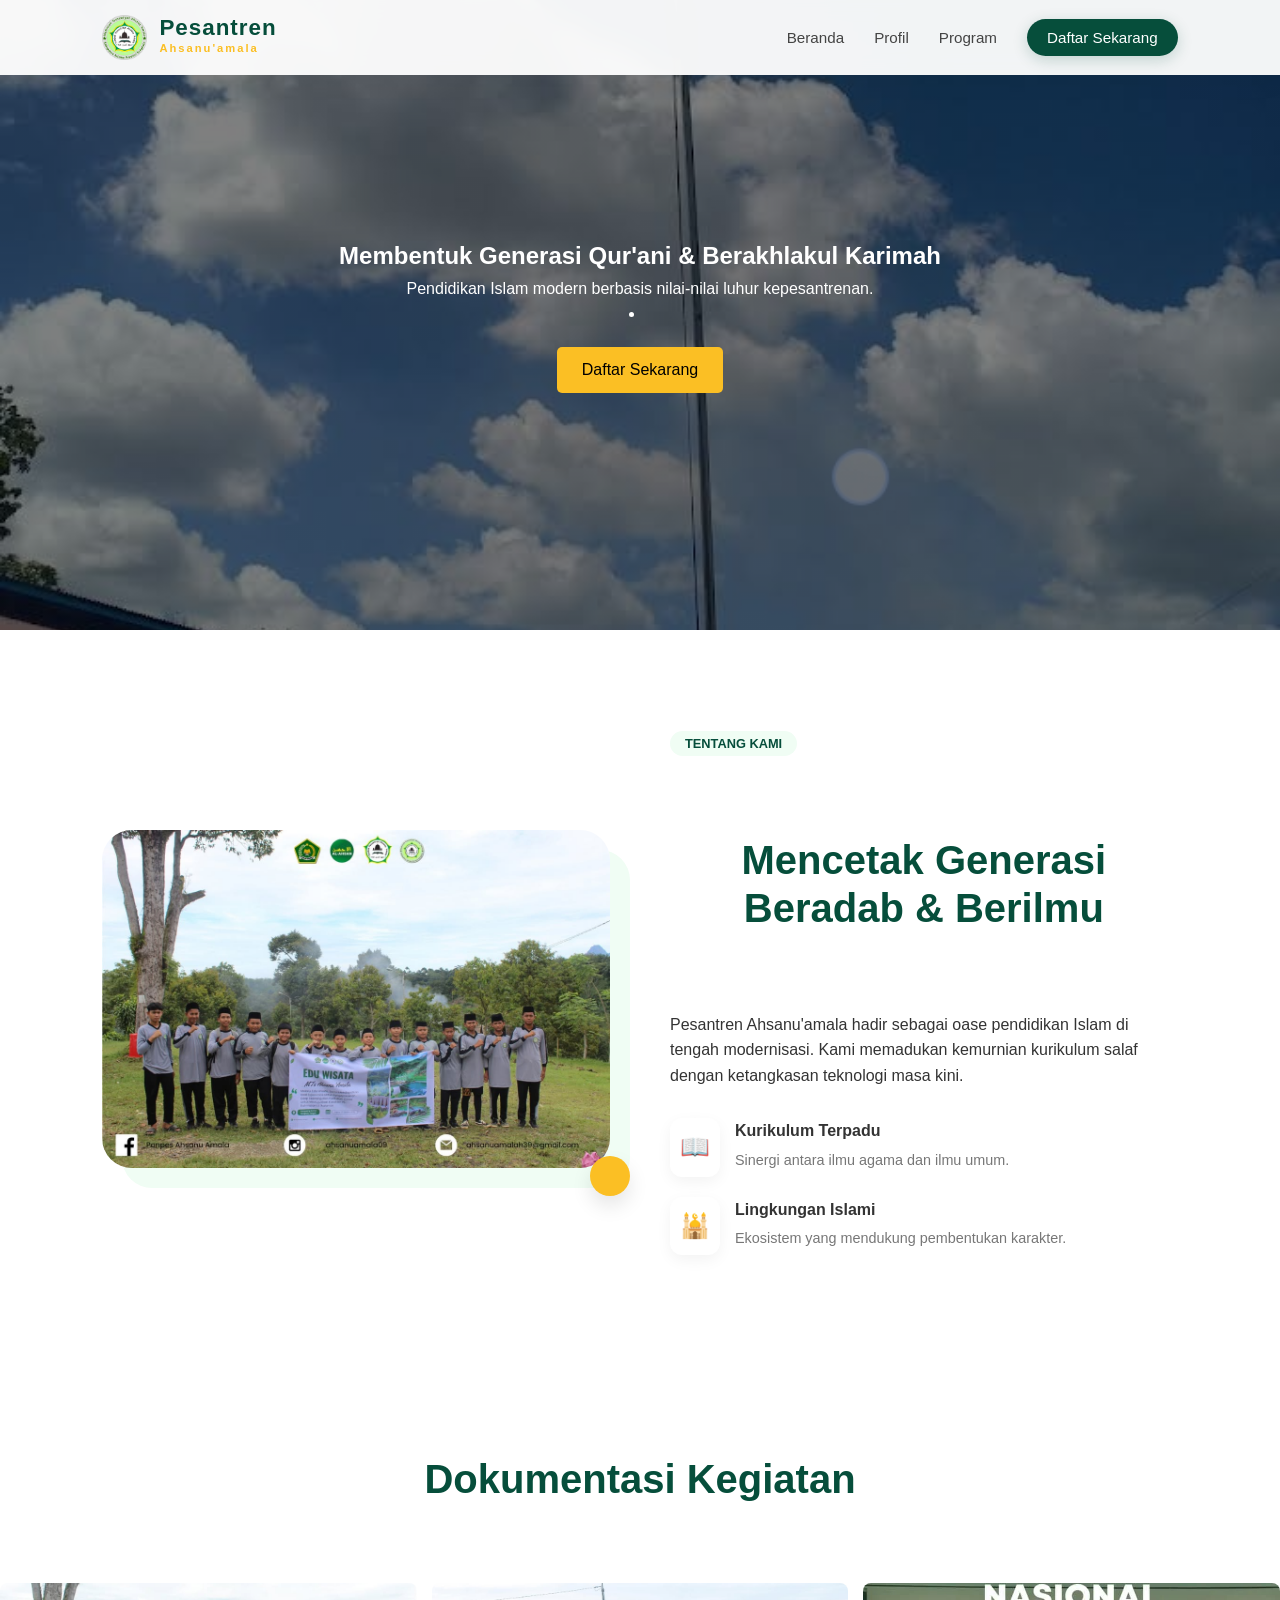
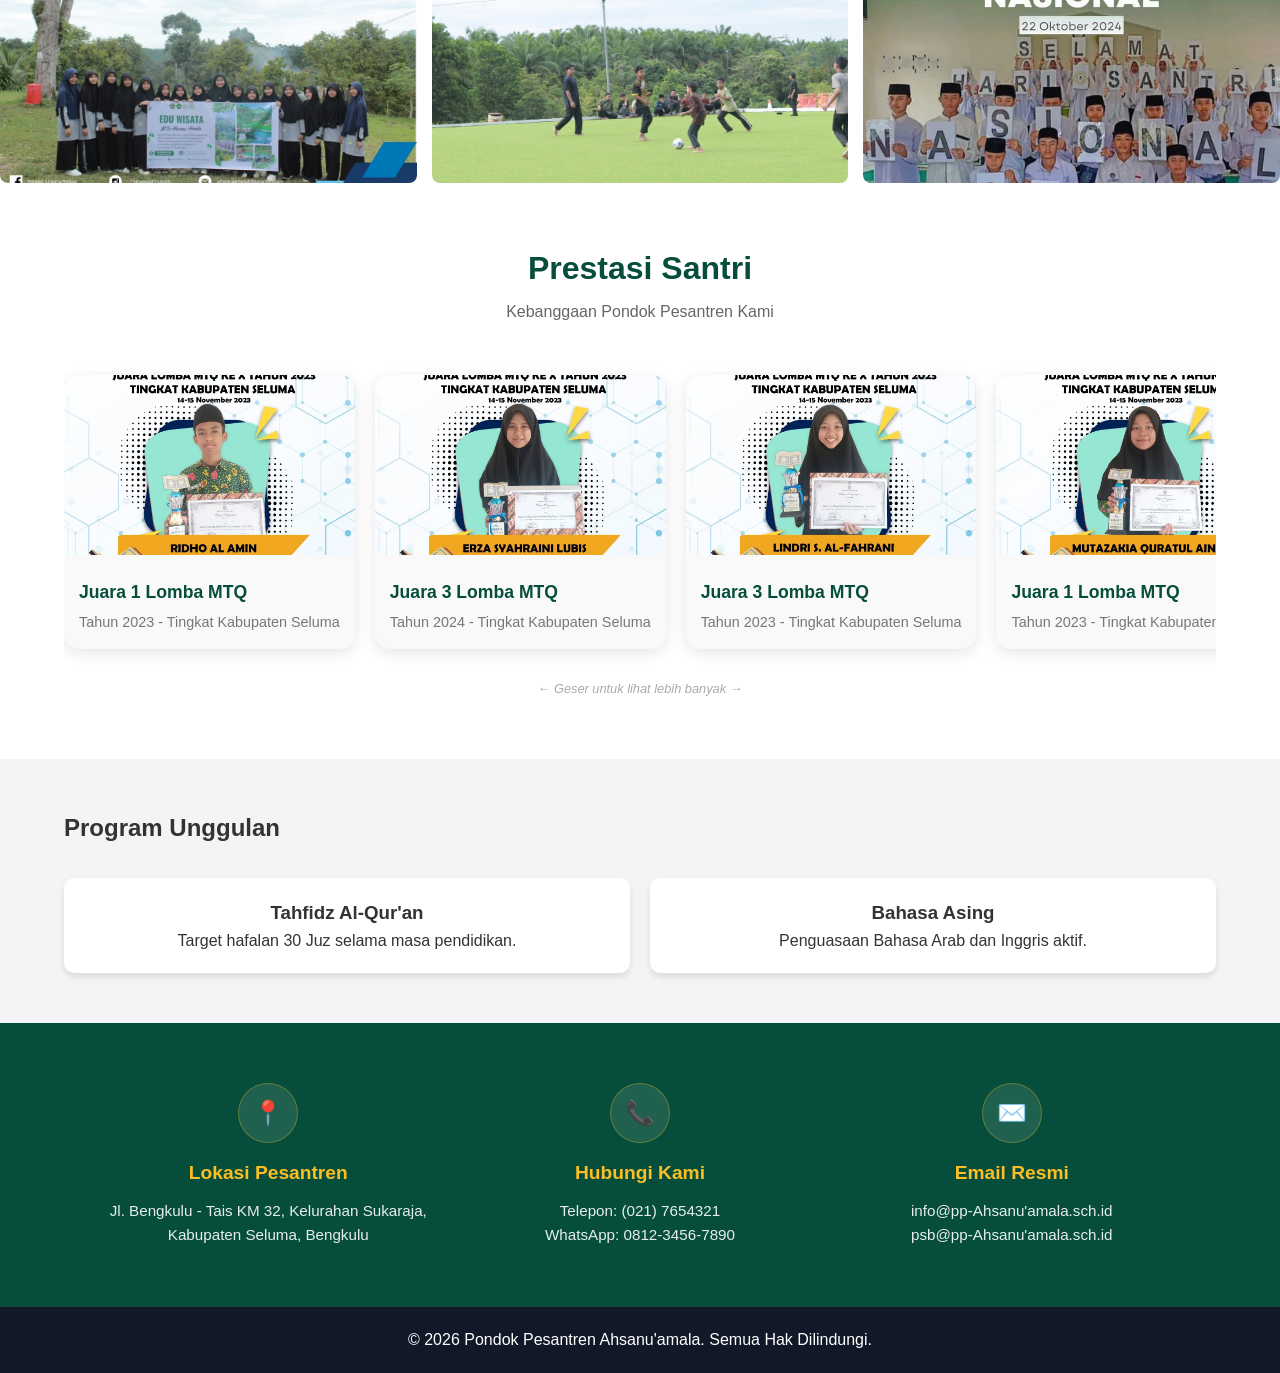
<file: Index.html>
<!DOCTYPE html>
<html lang="id">
<head>
    <meta charset="UTF-8">
    <meta name="viewport" content="width=device-width, initial-scale=1.0">
    <title>pp-Ahsanu'amala.sch.id</title>
    <link rel="stylesheet" href="style.css">
</head>
<body>
<header>
    <nav class="navbar">
        <div class="logo-wrapper">
            <img src="logo1.png" alt="Logo" class="main-logo">
            <div class="logo-text-group">
                <span class="logo-text">Pesantren</span>
                <span class="logo-sub">Ahsanu'amala</span>
            </div>
        </div>
        <ul class="nav-links">
            <li><a href="#beranda">Beranda</a></li>
            <li><a href="#profil">Profil</a></li>
            <li><a href="#program">Program</a></li>
            <li><a href="daftar.html" class="nav-btn">Daftar Sekarang</a></li>
        </ul>
    </nav>
</header>


    </header>

    <section class="hero">
        <div class="hero-text">
            <h1>Membentuk Generasi Qur'ani & Berakhlakul Karimah</h1>
            <p>Pendidikan Islam modern berbasis nilai-nilai luhur kepesantrenan.</p>
         <li><a href="daftar.html"</a></a></li>

<a href="daftar.html" class="btn">Daftar Sekarang</a>

        </div>
    </section>
<section id="profil" class="about-section">
    <div class="about-container">
        <div class="about-image">
            <div class="image-wrapper">
                <img src="wisata1.jpg" alt="Kegiatan Pondok">
                <div class="experience-tag">
                </div>
            </div>
        </div>

        <div class="about-content">
            <span class="badge">Tentang Kami</span>
            <h2>Mencetak Generasi Beradab & Berilmu</h2>
            <p>Pesantren Ahsanu'amala hadir sebagai oase pendidikan Islam di tengah modernisasi. Kami memadukan kemurnian kurikulum salaf dengan ketangkasan teknologi masa kini.</p>
            
            <div class="features">
                <div class="feature-item">
                    <div class="icon">📖</div>
                    <div>
                        <h4>Kurikulum Terpadu</h4>
                        <p>Sinergi antara ilmu agama dan ilmu umum.</p>
                    </div>
                </div>
                <div class="feature-item">
                    <div class="icon">🕌</div>
                    <div>
                        <h4>Lingkungan Islami</h4>
                        <p>Ekosistem yang mendukung pembentukan karakter.</p>
                    </div>
                </div>
            </div>
        </div>
    </div>
</section>

    <section id="dokumentasi" class="content">
        <div class="about-content">
    <h2>Dokumentasi Kegiatan</h2>
    <div class="galeri-grid">
        <img src="wisata2.jpg" alt="">
        <img src="wisata3.jpg" alt="">
        <img src="foto3.jpg" alt="">
    </div>
</section>
<section id="prestasi" class="prestasi-section">
    <div class="container">
        <h2 class="title">Prestasi Santri</h2>
        <p class="subtitle">Kebanggaan Pondok Pesantren Kami</p>
        
        <div class="slider-container">
            <div class="prestasi-card">
                <img src="prestasi1.jpg" alt="Juara 1 Lomba MTQ">
                <div class="prestasi-info">
                    <h3>Juara 1 Lomba MTQ </h3>
                    <p>Tahun 2023 - Tingkat Kabupaten Seluma</p>
                </div>
            </div>

            <div class="prestasi-card">
                <img src="prestasi2.jpg" alt="Juara Pidato">
                <div class="prestasi-info">
                    <h3>Juara 3 Lomba MTQ</h3>
                    <p>Tahun 2024 - Tingkat Kabupaten Seluma</p>
                </div>
            </div>

            <div class="prestasi-card">
                <img src="prestasi3.jpg" alt="Lomba Kitab">
                <div class="prestasi-info">
                    <h3>Juara 3 Lomba MTQ</h3>
                    <p>Tahun 2023 - Tingkat Kabupaten Seluma</p>
                </div>
            </div>

            <div class="prestasi-card">
                <img src="prestasi4.jpg" alt="Juara Futsal">
                <div class="prestasi-info">
                    <h3>Juara 1 Lomba MTQ </h3>
                    <p>Tahun 2023 - Tingkat Kabupaten Seluma</p>
                    </div>
                    </div>
                    <div class="prestasi-card" alt="Juara Olimpiade">
                        <img src="prestasi5.jpg">
                        <div class="prestasi-info">
                        <h3>Juara Olimpiade Sains</h3>
                        <p>Tahun 2025 - Tingkat Provinsi </p>
                    </div>
                </div>
            </div>
        </div>
        <p class="hint">← Geser untuk lihat lebih banyak →</p>
    </div>
</section>



    <section id="program" class="program">
        <h2>Program Unggulan</h2>
        <div class="grid">
            <div class="card">
                <h3>Tahfidz Al-Qur'an</h3>
                <p>Target hafalan 30 Juz selama masa pendidikan.</p>
            </div>
            <div class="card">
                <h3>Bahasa Asing</h3>
                <p>Penguasaan Bahasa Arab dan Inggris aktif.</p>
                
            </div>
        </div>
    </section>
    <section class="contact-info">
    <div class="contact-grid">
        <div class="contact-box">
            <div class="icon-circle">📍</div>
            <h3>Lokasi Pesantren</h3>
            <p>Jl. Bengkulu - Tais KM 32, Kelurahan Sukaraja, Kabupaten Seluma, Bengkulu</p>
        </div>
        
        <div class="contact-box">
            <div class="icon-circle">📞</div>
            <h3>Hubungi Kami</h3>
            <p>Telepon: (021) 7654321<br>WhatsApp: 0812-3456-7890</p>
        </div>
        
        <div class="contact-box">
            <div class="icon-circle">✉️</div>
            <h3>Email Resmi</h3>
            <p>info@pp-Ahsanu'amala.sch.id<br>psb@pp-Ahsanu'amala.sch.id</p>
        </div>
    </div>
</section>


    <footer>
        <p>&copy; 2026 Pondok Pesantren Ahsanu'amala. Semua Hak Dilindungi.</p>
    </footer>

</body>
</html>
</file>
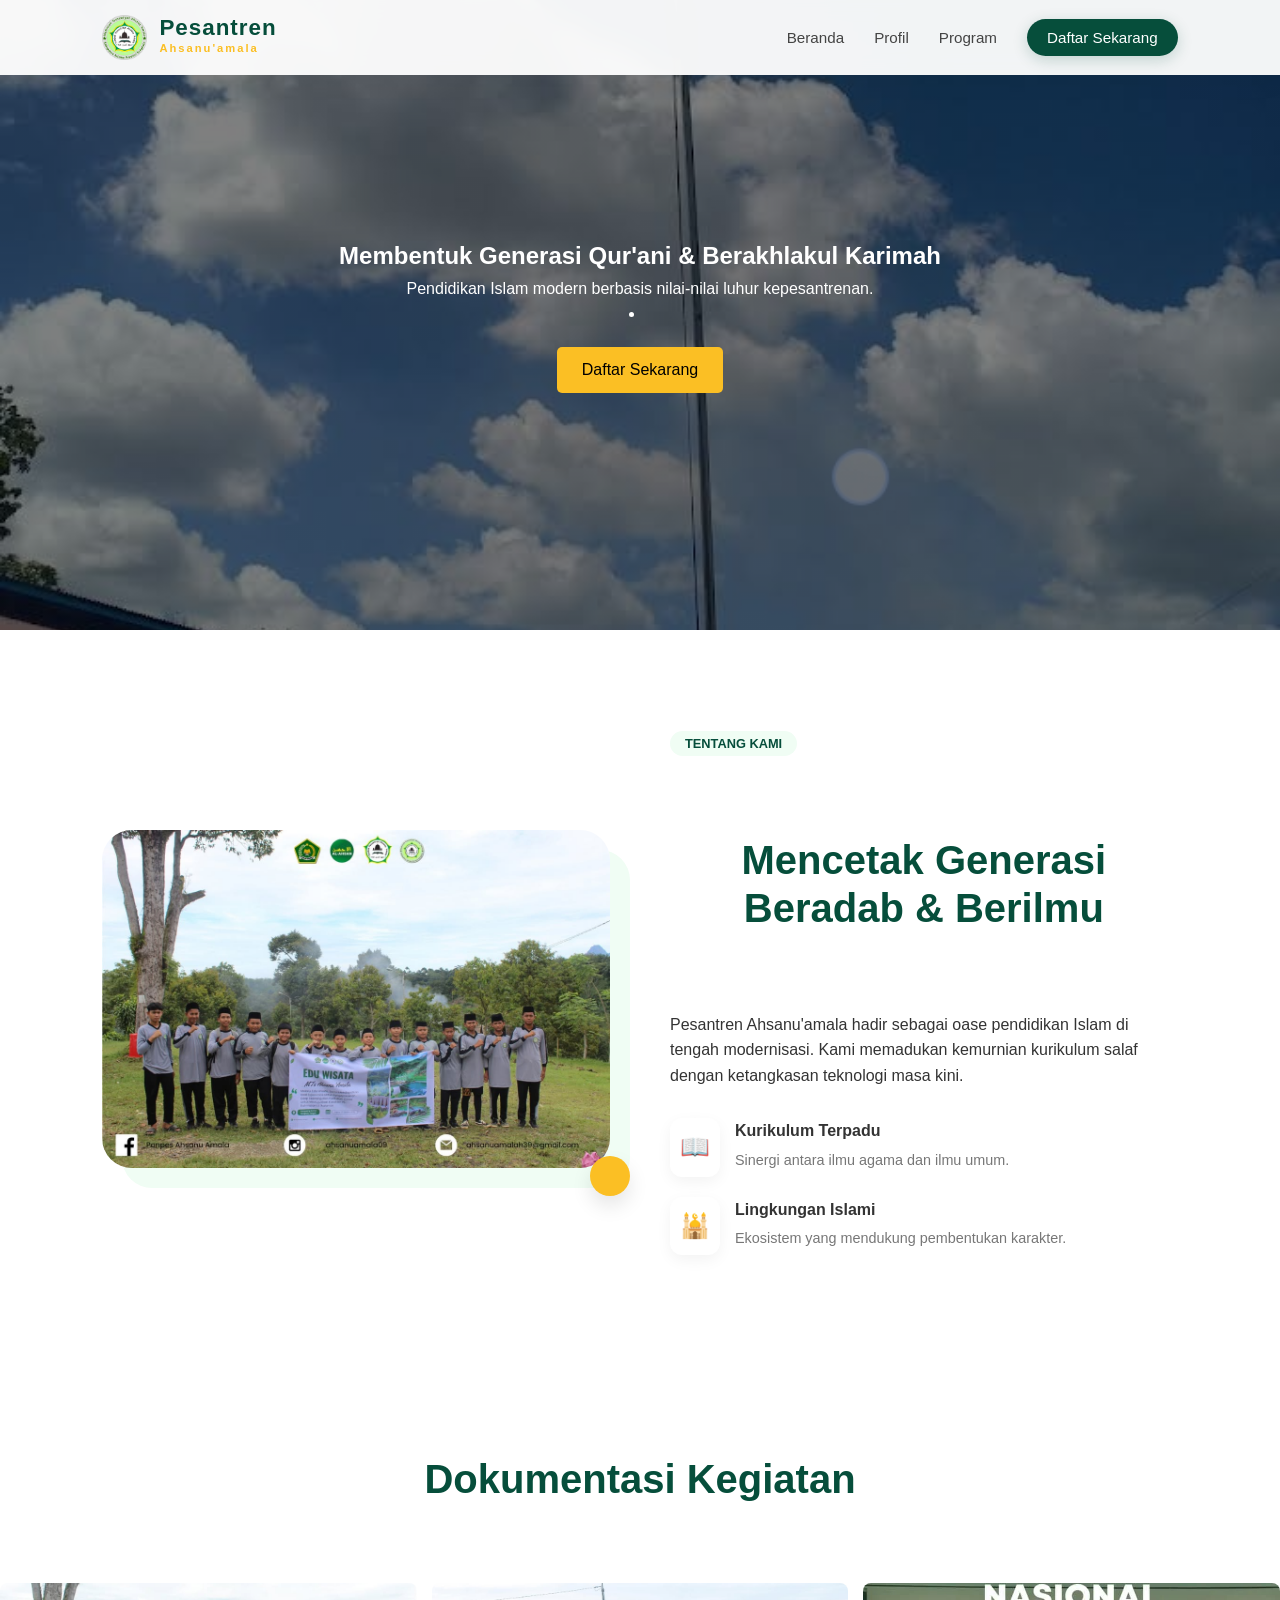
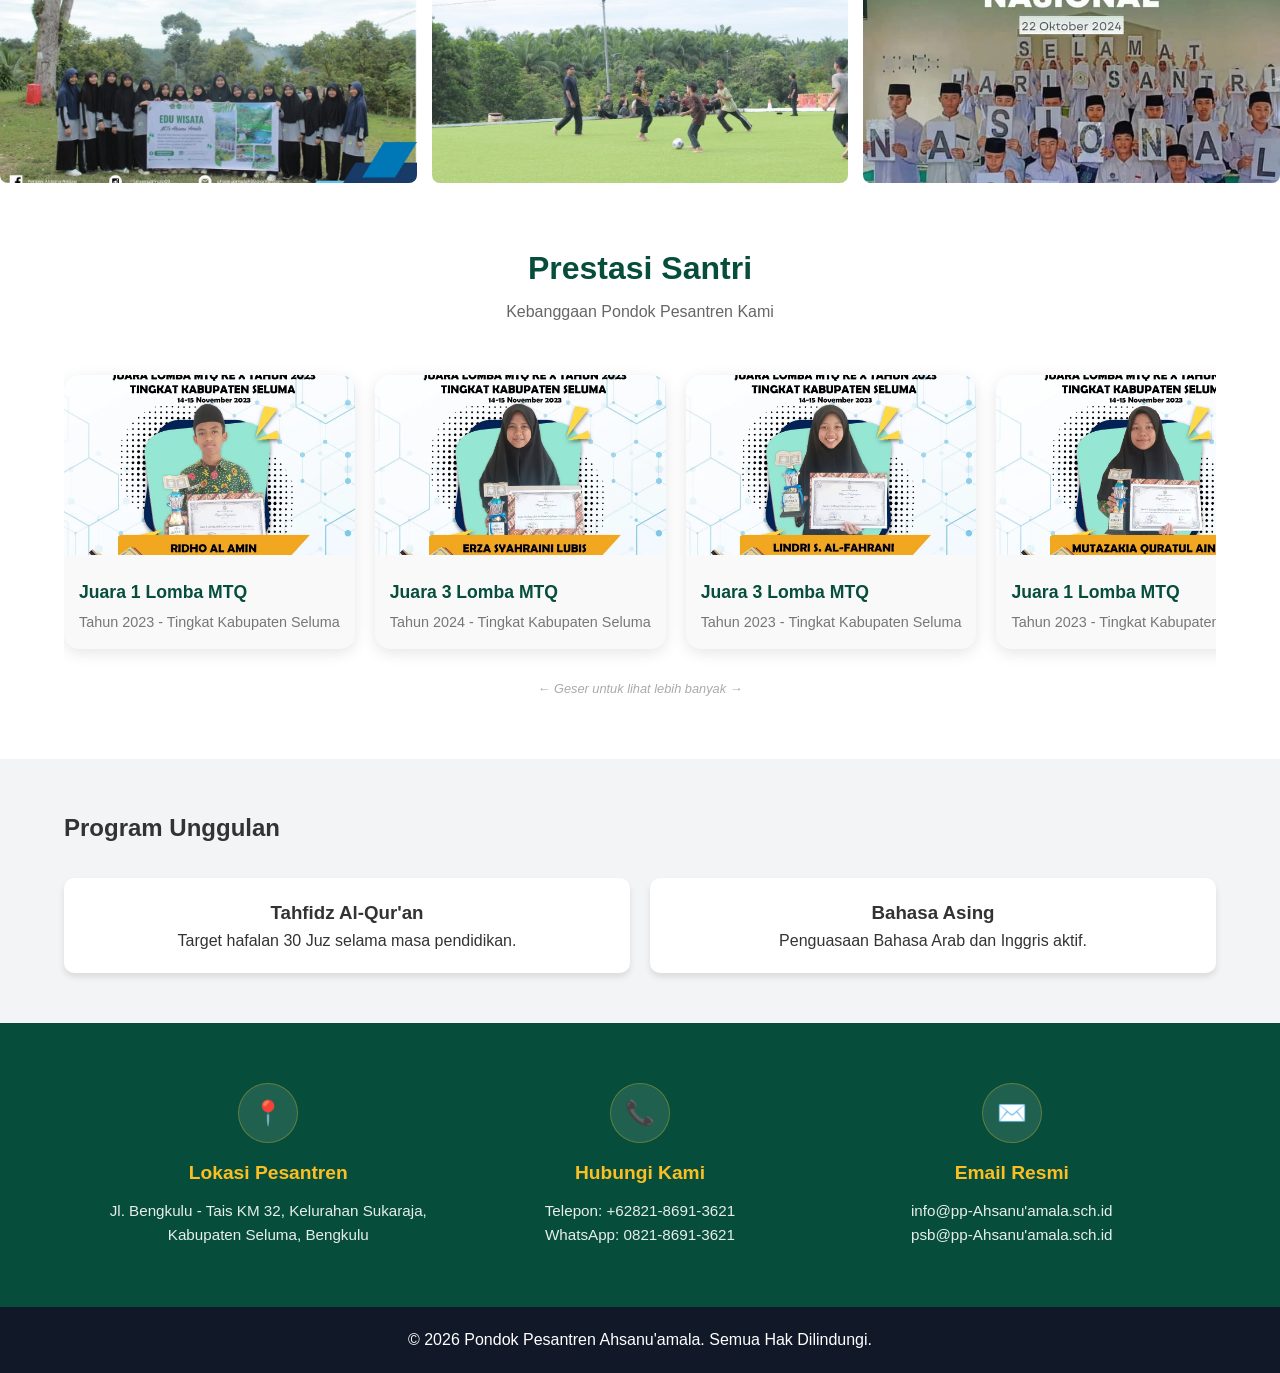
<file: index.html>
<!DOCTYPE html>
<html lang="id">
<head>
    <meta charset="UTF-8">
    <meta name="viewport" content="width=device-width, initial-scale=1.0">
    <title>pp-Ahsanu'amala.sch.id</title>
    <link rel="stylesheet" href="style.css">
</head>
<body>
<header>
    <nav class="navbar">
        <div class="logo-wrapper">
            <img src="logo1.png" alt="Logo" class="main-logo">
            <div class="logo-text-group">
                <span class="logo-text">Pesantren</span>
                <span class="logo-sub">Ahsanu'amala</span>
            </div>
        </div>
        <ul class="nav-links">
            <li><a href="#beranda">Beranda</a></li>
            <li><a href="#profil">Profil</a></li>
            <li><a href="#program">Program</a></li>
            <li><a href="daftar.html" class="nav-btn">Daftar Sekarang</a></li>
        </ul>
    </nav>
</header>


    </header>

    <section class="hero">
        <div class="hero-text">
            <h1>Membentuk Generasi Qur'ani & Berakhlakul Karimah</h1>
            <p>Pendidikan Islam modern berbasis nilai-nilai luhur kepesantrenan.</p>
         <li><a href="daftar.html"</a></a></li>

<a href="daftar.html" class="btn">Daftar Sekarang</a>

        </div>
    </section>
<section id="profil" class="about-section">
    <div class="about-container">
        <div class="about-image">
            <div class="image-wrapper">
                <img src="wisata1.jpg" alt="Kegiatan Pondok">
                <div class="experience-tag">
                </div>
            </div>
        </div>

        <div class="about-content">
            <span class="badge">Tentang Kami</span>
            <h2>Mencetak Generasi Beradab & Berilmu</h2>
            <p>Pesantren Ahsanu'amala hadir sebagai oase pendidikan Islam di tengah modernisasi. Kami memadukan kemurnian kurikulum salaf dengan ketangkasan teknologi masa kini.</p>
            
            <div class="features">
                <div class="feature-item">
                    <div class="icon">📖</div>
                    <div>
                        <h4>Kurikulum Terpadu</h4>
                        <p>Sinergi antara ilmu agama dan ilmu umum.</p>
                    </div>
                </div>
                <div class="feature-item">
                    <div class="icon">🕌</div>
                    <div>
                        <h4>Lingkungan Islami</h4>
                        <p>Ekosistem yang mendukung pembentukan karakter.</p>
                    </div>
                </div>
            </div>
        </div>
    </div>
</section>

    <section id="dokumentasi" class="content">
        <div class="about-content">
    <h2>Dokumentasi Kegiatan</h2>
    <div class="galeri-grid">
        <img src="wisata2.jpg" alt="">
        <img src="wisata3.jpg" alt="">
        <img src="foto3.jpg" alt="">
    </div>
</section>
<section id="prestasi" class="prestasi-section">
    <div class="container">
        <h2 class="title">Prestasi Santri</h2>
        <p class="subtitle">Kebanggaan Pondok Pesantren Kami</p>
        
        <div class="slider-container">
            <div class="prestasi-card">
                <img src="prestasi1.jpg" alt="Juara 1 Lomba MTQ">
                <div class="prestasi-info">
                    <h3>Juara 1 Lomba MTQ </h3>
                    <p>Tahun 2023 - Tingkat Kabupaten Seluma</p>
                </div>
            </div>

            <div class="prestasi-card">
                <img src="prestasi2.jpg" alt="Juara Pidato">
                <div class="prestasi-info">
                    <h3>Juara 3 Lomba MTQ</h3>
                    <p>Tahun 2024 - Tingkat Kabupaten Seluma</p>
                </div>
            </div>

            <div class="prestasi-card">
                <img src="prestasi3.jpg" alt="Lomba Kitab">
                <div class="prestasi-info">
                    <h3>Juara 3 Lomba MTQ</h3>
                    <p>Tahun 2023 - Tingkat Kabupaten Seluma</p>
                </div>
            </div>

            <div class="prestasi-card">
                <img src="prestasi4.jpg" alt="Juara Futsal">
                <div class="prestasi-info">
                    <h3>Juara 1 Lomba MTQ </h3>
                    <p>Tahun 2023 - Tingkat Kabupaten Seluma</p>
                    </div>
                    </div>
                    <div class="prestasi-card" alt="Juara Olimpiade">
                        <img src="prestasi5.jpg">
                        <div class="prestasi-info">
                        <h3>Juara Olimpiade Sains</h3>
                        <p>Tahun 2025 - Tingkat Provinsi </p>
                    </div>
                </div>
            </div>
        </div>
        <p class="hint">← Geser untuk lihat lebih banyak →</p>
    </div>
</section>



    <section id="program" class="program">
        <h2>Program Unggulan</h2>
        <div class="grid">
            <div class="card">
                <h3>Tahfidz Al-Qur'an</h3>
                <p>Target hafalan 30 Juz selama masa pendidikan.</p>
            </div>
            <div class="card">
                <h3>Bahasa Asing</h3>
                <p>Penguasaan Bahasa Arab dan Inggris aktif.</p>
                
            </div>
        </div>
    </section>
    <section class="contact-info">
    <div class="contact-grid">
        <div class="contact-box">
            <div class="icon-circle">📍</div>
            <h3>Lokasi Pesantren</h3>
            <p>Jl. Bengkulu - Tais KM 32, Kelurahan Sukaraja, Kabupaten Seluma, Bengkulu</p>
        </div>
        
        <div class="contact-box">
            <div class="icon-circle">📞</div>
            <h3>Hubungi Kami</h3>
            <p>Telepon: +62821-8691-3621 <br>WhatsApp: 0821-8691-3621</p>
        </div>
        
        <div class="contact-box">
            <div class="icon-circle">✉️</div>
            <h3>Email Resmi</h3>
            <p>info@pp-Ahsanu'amala.sch.id<br>psb@pp-Ahsanu'amala.sch.id</p>
        </div>
    </div>
</section>


    <footer>
        <p>&copy; 2026 Pondok Pesantren Ahsanu'amala. Semua Hak Dilindungi.</p>
    </footer>

</body>
</html>
</file>
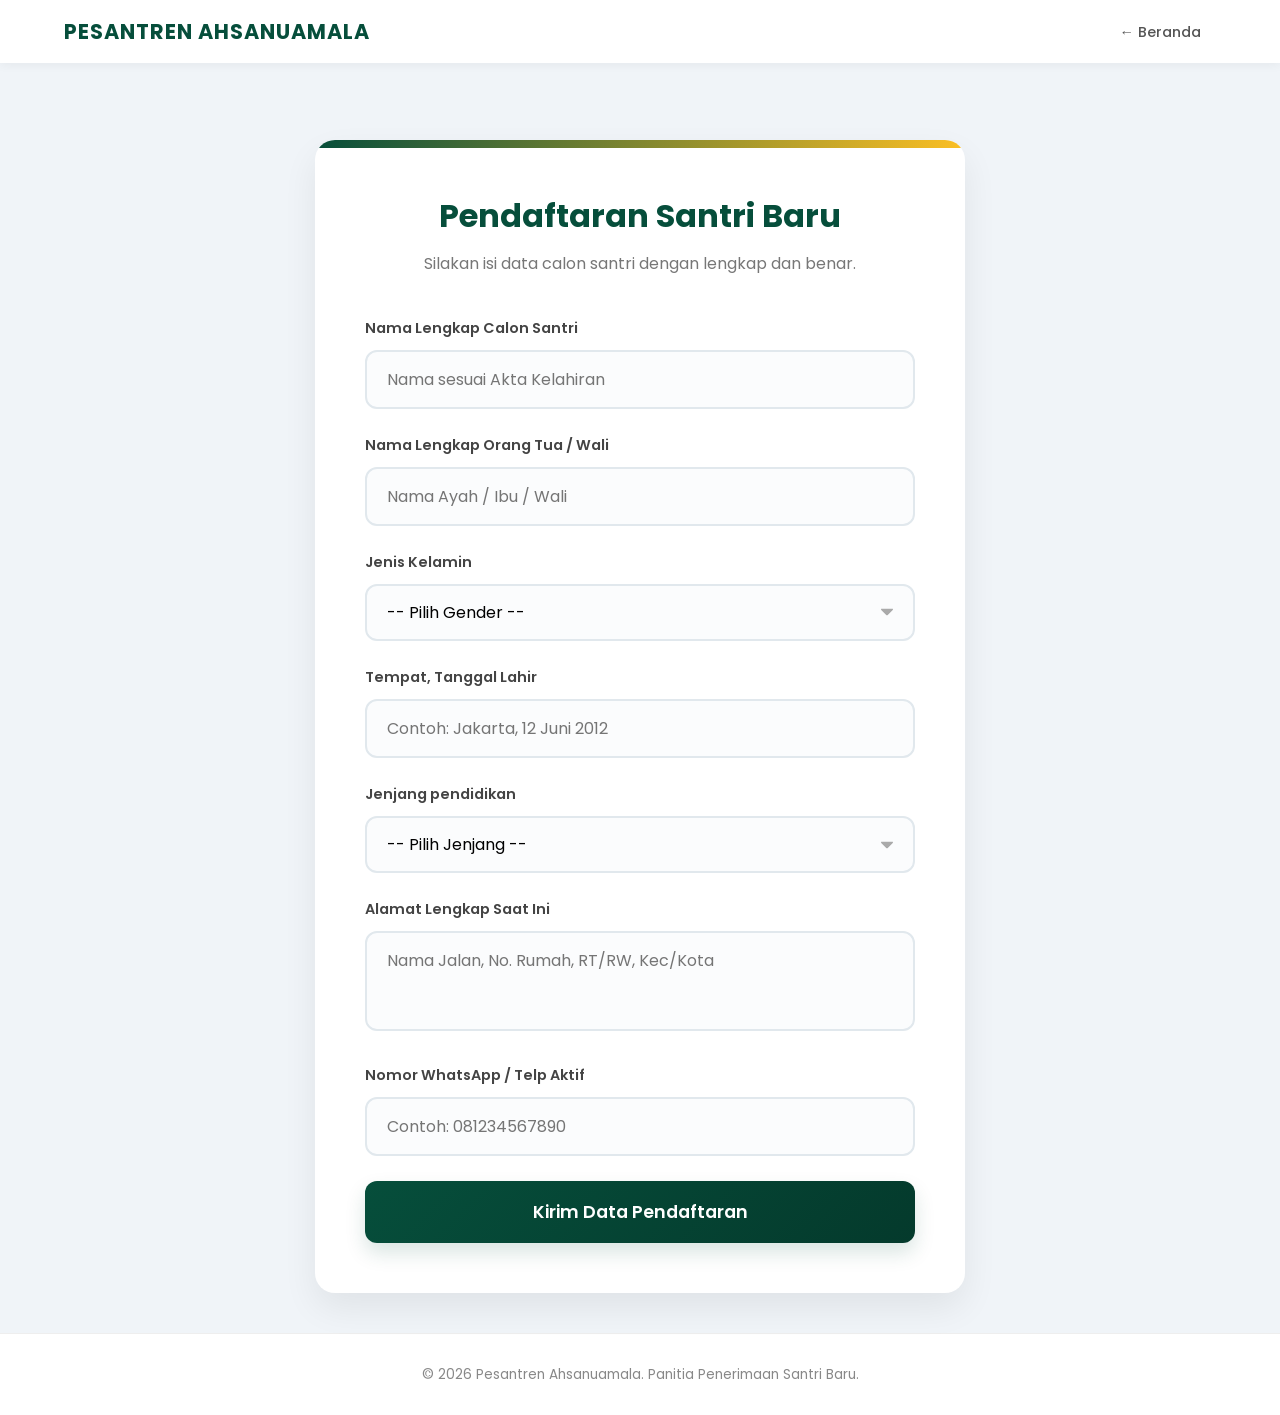
<file: daftar.html>
<!DOCTYPE html>
<html lang="id">
<head>
    <meta charset="UTF-8">
    <meta name="viewport" content="width=device-width, initial-scale=1.0">
    <title>Formulir Pendaftaran Santri Baru - Pesantren Ahsanuamala</title>
    
    <link rel="preconnect" href="https://fonts.googleapis.com">
    <link rel="preconnect" href="https://fonts.gstatic.com" crossorigin>
    <link href="https://fonts.googleapis.com/css2?family=Poppins:wght@400;500;600;700&display=swap" rel="stylesheet">

    <style>
        /* 1. Reset & Dasar */
        * {
            margin: 0;
            padding: 0;
            box-sizing: border-box;
            font-family: 'Poppins', sans-serif; /* Font Modern */
        }

        body {
            background-color: #f0f4f8; /* Abu-abu kebiruan sangat muda */
            color: #333;
            line-height: 1.6;
        }

        /* 2. Navigasi Simpel */
        nav {
            display: flex;
            justify-content: space-between;
            align-items: center;
            padding: 15px 5%;
            background-color: #fff; /* Putih bersih */
            box-shadow: 0 2px 10px rgba(0,0,0,0.05);
            position: fixed;
            top: 0;
            width: 100%;
            z-index: 1000;
        }

        .logo {
            font-size: 1.3rem;
            font-weight: 700;
            color: #064e3b; /* Hijau Tua */
            text-transform: uppercase;
            letter-spacing: 1px;
        }

        .nav-links a {
            text-decoration: none;
            color: #555;
            font-weight: 500;
            font-size: 0.9rem;
            transition: 0.3s;
            padding: 8px 15px;
            border-radius: 5px;
        }

        .nav-links a:hover {
            background-color: #e6fffa;
            color: #064e3b;
        }

        /* 3. Area Utama Pendaftaran */
        .main-registration {
            margin-top: 100px; /* Jarak dari Nav */
            padding: 40px 5%;
            display: flex;
            justify-content: center;
            align-items: center;
            min-height: calc(100vh - 100px);
        }

        .form-wrapper {
            background-color: #fff;
            width: 100%;
            max-width: 650px;
            padding: 50px;
            border-radius: 20px;
            box-shadow: 0 15px 35px rgba(0,0,0,0.07); /* Shadow halus */
            position: relative;
            overflow: hidden;
        }

        /* Aksen Dekorasi */
        .form-wrapper::before {
            content: '';
            position: absolute;
            top: 0;
            left: 0;
            width: 100%;
            height: 8px;
            background: linear-gradient(90deg, #064e3b, #fbbf24); /* Hijau ke Emas */
        }

        /* 4. Header Form */
        .form-header {
            text-align: center;
            margin-bottom: 40px;
        }

        .form-header h2 {
            color: #064e3b;
            font-size: 2rem;
            font-weight: 700;
            margin-bottom: 10px;
        }

        .form-header p {
            color: #777;
            font-size: 1rem;
        }

        /* 5. Styling Input & Group */
        .form-group {
            margin-bottom: 25px;
        }

        .form-label {
            display: block;
            font-weight: 600;
            font-size: 0.9rem;
            color: #444;
            margin-bottom: 10px;
        }

        .form-input, 
        .form-select {
            width: 100%;
            padding: 15px 20px;
            font-size: 1rem;
            border: 2px solid #e1e8ed;
            border-radius: 12px;
            background-color: #fbfcfd;
            transition: all 0.3s ease;
            outline: none;
        }

        .form-input:focus, 
        .form-select:focus {
            border-color: #fbbf24; /* Aksen Emas saat fokus */
            background-color: #fff;
            box-shadow: 0 0 10px rgba(251, 191, 36, 0.1);
        }

        /* Kustomisasi Select (Panah) */
        .form-select {
            appearance: none;
            background-image: url('data:image/svg+xml;charset=US-ASCII,%3Csvg%20xmlns%3D%22http%3A%2F%2Fwww.w3.org%2F2000%2Fsvg%22%20width%3D%22292.4%22%20height%3D%22292.4%22%3E%3Cpath%20fill%3D%22%23AAAAAA%22%20d%3D%22M287%2069.4a17.6%2017.6%200%200%200-13-5.4H18.4c-5%200-9.3%201.8-12.9%205.4A17.6%2017.6%200%200%200%200%2082.2c0%205%201.8%209.3%205.4%2012.9l128%20127.9c3.6%203.6%207.8%205.4%2012.8%205.4s9.2-1.8%2012.8-5.4L287%2095c3.5-3.5%205.4-7.8%205.4-12.8%200-5-1.9-9.2-5.5-12.8z%22%2F%3E%3C%2Fsvg%3E');
            background-repeat: no-repeat;
            background-position: right 20px top 50%;
            background-size: 12px auto;
        }

        /* 6. Tombol Submit Stylish */
        .btn-submit {
            width: 100%;
            padding: 18px;
            background: linear-gradient(135deg, #064e3b 0%, #043a2c 100%);
            color: #fff;
            border: none;
            border-radius: 12px;
            font-size: 1.1rem;
            font-weight: 600;
            cursor: pointer;
            transition: transform 0.2s ease, box-shadow 0.2s ease;
            box-shadow: 0 10px 20px rgba(6, 78, 59, 0.15);
        }

        .btn-submit:hover {
            transform: translateY(-3px); /* Efek angkat */
            box-shadow: 0 15px 30px rgba(6, 78, 59, 0.25);
        }

        .btn-submit:active {
            transform: translateY(-1px);
        }

        /* 7. Footer Simpel */
        footer {
            text-align: center;
            padding: 30px;
            font-size: 0.85rem;
            color: #888;
            background-color: #fff;
            border-top: 1px solid #eee;
        }

        /* 8. Responsif (Mobile) */
        @media (max-width: 768px) {
            .form-wrapper {
                padding: 30px 20px;
            }

            .form-header h2 {
                font-size: 1.6rem;
            }

            .main-registration {
                padding: 20px;
                margin-top: 80px;
            }
        }
    </style>
</head>
<body>

    <nav>
        <div class="logo">Pesantren Ahsanuamala</div>
        <div class="nav-links">
            <a href="ppAhsanuAmala.html">← Beranda</a>
        </div>
    </nav>

    <main class="main-registration">
        <div class="form-wrapper">
            
            <div class="form-header">
                <h2>Pendaftaran Santri Baru</h2>
                <p>Silakan isi data calon santri dengan lengkap dan benar.</p>
            </div>
            
            <form id="waForm">
    <div class="form-group">
        <label class="form-label">Nama Lengkap Calon Santri</label>
        <input type="text" id="nama" class="form-input" placeholder="Nama sesuai Akta Kelahiran" required>
    </div>

    <div class="form-group">
        <label class="form-label">Nama Lengkap Orang Tua / Wali</label>
        <input type="text" id="wali" class="form-input" placeholder="Nama Ayah / Ibu / Wali" required>
    </div>

    <div class="form-group">
        <label class="form-label">Jenis Kelamin</label>
        <select id="gender" class="form-select" required>
            <option value="" disabled selected>-- Pilih Gender --</option>
            <option value="Laki-laki">Laki-laki (Ikhwan)</option>
            <option value="Perempuan">Perempuan (Akhwat)</option>
        </select>
    </div>

    <div class="form-group">
        <label class="form-label">Tempat, Tanggal Lahir</label>
        <input type="text" id="ttl" class="form-input" placeholder="Contoh: Jakarta, 12 Juni 2012" required>
    </div>

    <div class="form-group">
        <label class="form-label">Jenjang pendidikan</label>
        <select id="program" class="form-select" required>
            <option value="" disabled selected>-- Pilih Jenjang --</option>
            <option value="MTS Terpadu">MTS Terpadu (Formal + Pondok)</option>
            <option value="MA Terpadu">MA Terpadu (Formal + Pondok)</option>
        </select>
    </div>

    <div class="form-group">
        <label class="form-label">Alamat Lengkap Saat Ini</label>
        <textarea id="alamat" class="form-input" style="height: 100px; resize: none;" placeholder="Nama Jalan, No. Rumah, RT/RW, Kec/Kota" required></textarea>
    </div>

    <div class="form-group">
        <label class="form-label">Nomor WhatsApp / Telp Aktif</label>
        <input type="tel" id="telp" class="form-input" placeholder="Contoh: 081234567890" required>
    </div>

    <button type="button" onclick="sendToWA()" class="btn-submit">Kirim Data Pendaftaran</button>
</form>

        </div>
    </main>

    <footer>
        <p>&copy; 2026 Pesantren Ahsanuamala. Panitia Penerimaan Santri Baru.</p>
    </footer>

    <script>
        function sendToWA() {
    // Mengambil semua data input
    const nama = document.getElementById('nama').value;
    const wali = document.getElementById('wali').value;
    const gender = document.getElementById('gender').value;
    const ttl = document.getElementById('ttl').value;
    const program = document.getElementById('program').value;
    const alamat = document.getElementById('alamat').value;
    const telp = document.getElementById('telp').value;

    // Validasi sederhana (pastikan tidak ada yang kosong)
    if(!nama || !wali || !gender || !ttl || !program || !alamat || !telp) {
        alert("Mohon lengkapi semua data formulir sebelum mengirim.");
        return;
    }

    // Nomor WA Admin Pondok (Ganti dengan nomor aslimu, awali dengan 62)
    const nomorWAAdmin = "6282186913621"; 

    // Menyusun format pesan WhatsApp
    const pesan = `*FORMULIR PENDAFTARAN SANTRI BARU*%0A` +
                  `--------------------------------------------%0A` +
                  `*Nama Santri:* ${nama}%0A` +
                  `*Nama Wali:* ${wali}%0A` +
                  `*Gender:* ${gender}%0A` +
                  `*TTL:* ${ttl}%0A` +
                  `*Program:* ${program}%0A` +
                  `*Alamat:* ${alamat}%0A` +
                  `*No. Telp:* ${telp}%0A` +
                  `--------------------------------------------%0A` +
                  `Mohon segera diproses. Terima kasih.`;

    // Membuka WhatsApp
    window.open(`https://api.whatsapp.com/send?phone=${nomorWAAdmin}&text=${pesan}`, '_blank');
}

    </script>

</body>
</html>
</file>
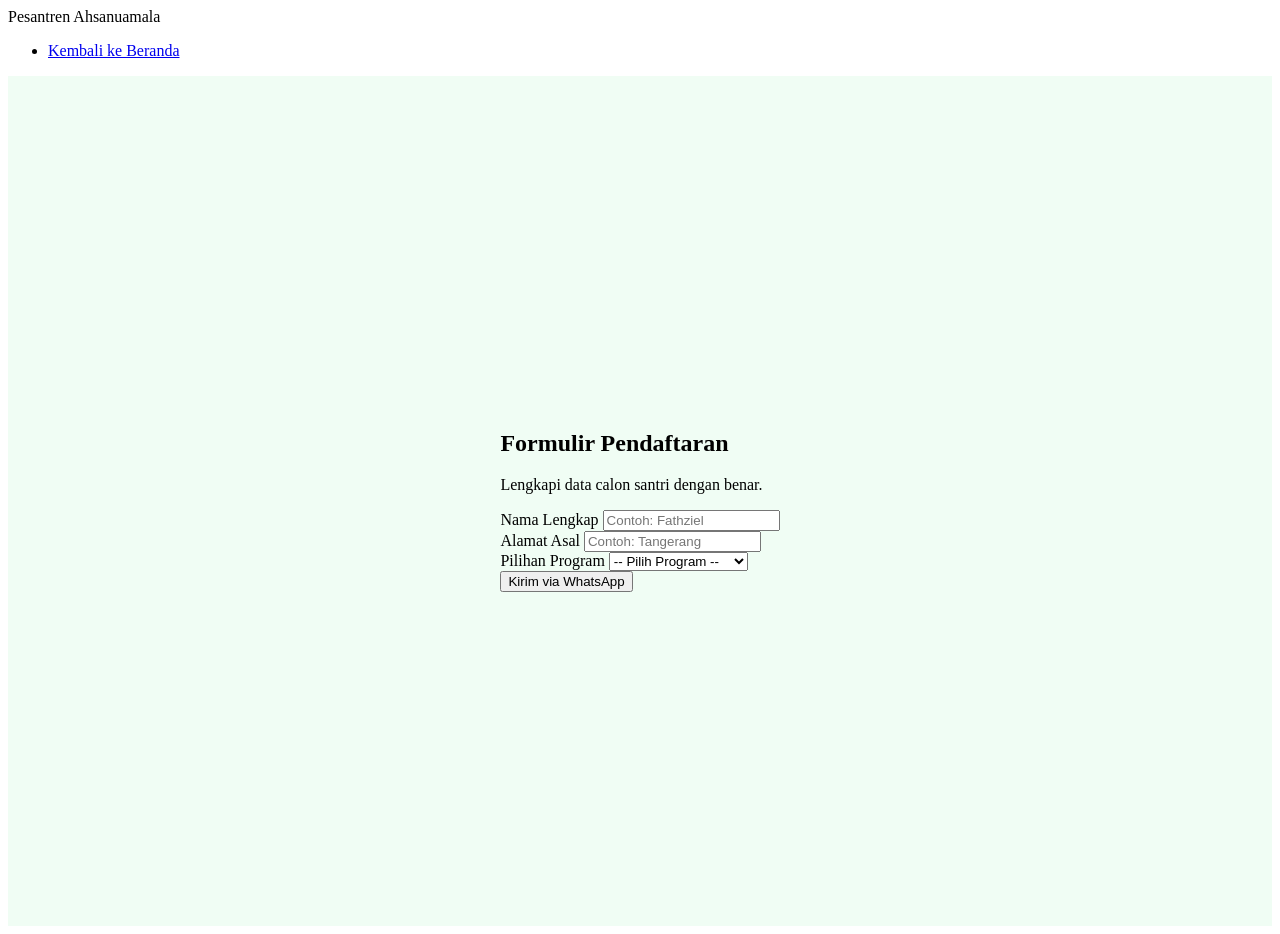
<file: pmb/daftar.html>
<!DOCTYPE html>
<html lang="id">
<head>
    <meta charset="UTF-8">
    <meta name="viewport" content="width=device-width, initial-scale=1.0">
    <title>Pendaftaran Santri Baru</title>
    <link rel="stylesheet" href="style.css"> </head>
<body>

    <nav>
        <div class="logo">Pesantren Ahsanuamala</div>
        <ul>
            <li><a href="index.html">Kembali ke Beranda</a></li>
        </ul>
    </nav>

    <section class="pendaftaran-page">
        <div class="form-container">
            <h2>Formulir Pendaftaran</h2>
            <p>Lengkapi data calon santri dengan benar.</p>
            
            <form id="waForm">
                <div class="form-group">
                    <label>Nama Lengkap</label>
                    <input type="text" id="nama" placeholder="Contoh: Fathziel" required>
                </div>
                
                <div class="form-group">
                    <label>Alamat Asal</label>
                    <input type="text" id="alamat" placeholder="Contoh: Tangerang" required>
                </div>

                <div class="form-group">
                    <label>Pilihan Program</label>
                    <select id="program" required>
                        <option value="">-- Pilih Program --</option>
                        <option value="Tahfidz">Tahfidz Al-Qur'an</option>
                        <option value="Kitab Kuning">Kajian Kitab Kuning</option>
                        <option value="Reguler">SMP/SMA Terpadu</option>
                    </select>
                </div>

                <button type="button" onclick="sendToWA()" class="btn-submit">Kirim via WhatsApp</button>
            </form>
        </div>
    </section>

    <script>
        function sendToWA() {
            const nama = document.getElementById('nama').value;
            const alamat = document.getElementById('alamat').value;
            const program = document.getElementById('program').value;
            const nomorWA = "6281234567890"; // GANTI DENGAN NOMOR WA PONDOK (Gunakan 62 di depan)

            const pesan = `Halo Admin, saya ingin mendaftar ke Pondok.%0A%0A*Nama:* ${nama}%0A*Alamat:* ${alamat}%0A*Program:* ${program}`;
            
            window.open(`https://api.whatsapp.com/send?phone=${nomorWA}&text=${pesan}`, '_blank');
        }
    </script>

</body>
</html>
</file>
<file: style.css>
/* Reset Dasar */
* {
    margin: 0;
    padding: 0;
    box-sizing: border-box;
    font-family: 'Segoe UI', Tahoma, Geneva, Verdana, sans-serif;
}

body {
    line-height: 1.6;
    color: #333;
}

/* Navigasi */
nav {
    display: flex;
    justify-content: space-between;
    align-items: center;
    padding: 20px 5%;
    background: #064e3b; /* Hijau Tua Islami */
    color: white;
}

nav ul {
    display: flex;
    list-style: none;
}

nav ul li {
    margin-left: 20px;
}

nav ul li a {
    color: white;
    text-decoration: none;
    font-weight: bold;
}

/* Hero Section */
.hero {
    height: 70vh;
    background: linear-gradient(rgba(0,0,0,0.5), rgba(0,0,0,0.5)), url('gedung1.jpg');
    background-size: cover;
    background-position: center;
    display: flex;
    align-items: center;
    justify-content: center;
    text-align: center;
    color: white;
}

.btn {
    display: inline-block;
    background: #fbbf24;
    color: #000;
    padding: 10px 25px;
    text-decoration: none;
    border-radius: 5px;
    margin-top: 20px;
}

/* Grid Program */
.about-content h2 {
padding: 60px 5%;
    background-color: #fff;
    text-align: center;
}
.galeri-grid {
    display: grid;
    grid-template-columns: repeat(auto-fit, minmax(200px, 1fr));
    gap: 15px;
    margin-top: 20px;
}

.galeri-grid img {
    width: 100%;
    height: 200px;
    object-fit: cover; /* Agar gambar tidak gepeng */
    border-radius: 8px;
    transition: 0.3s;
}

.galeri-grid img:hover {
    transform: scale(1.05); /* Efek zoom saat disentuh */
}

.program {
    padding: 50px 5%;
    background: #f3f4f6;
}

.grid {
    display: grid;
    grid-template-columns: repeat(auto-fit, minmax(250px, 1fr));
    gap: 20px;
    margin-top: 30px;
}

/* Styling Galeri Prestasi */
.prestasi-section {
    padding: 60px 5%;
    background-color: #fff;
    text-align: center;
}

.title {
    color: #064e3b;
    font-size: 2rem;
    margin-bottom: 5px;
}

.subtitle {
    color: #666;
    margin-bottom: 30px;
}

.slider-container {
    display: flex;
    overflow-x: auto; /* Mengaktifkan scroll horizontal */
    scroll-snap-type: x mandatory; /* Membuat scroll "menempel" pas di gambar */
    gap: 20px;
    padding: 20px 0;
    scrollbar-width: none; /* Sembunyikan scrollbar di Firefox */
    -ms-overflow-style: none; /* Sembunyikan scrollbar di IE/Edge */
}

/* Sembunyikan scrollbar di Chrome/Safari */
.slider-container::-webkit-scrollbar {
    display: none; 
}

.prestasi-card {
    min-width: 280px; /* Lebar setiap kartu */
    flex-shrink: 0;
    background: #f9f9f9;
    border-radius: 15px;
    overflow: hidden;
    scroll-snap-align: center; /* Kartu akan berhenti di tengah saat digeser */
    box-shadow: 0 4px 15px rgba(0,0,0,0.1);
    text-align: left;
}

.prestasi-card img {
    width: 100%;
    height: 180px;
    object-fit: cover;
}

.prestasi-info {
    padding: 15px;
}

.prestasi-info h3 {
    font-size: 1.1rem;
    color: #064e3b;
    margin-bottom: 5px;
}

.prestasi-info p {
    font-size: 0.9rem;
    color: #777;
}

.hint {
    font-size: 0.8rem;
    color: #aaa;
    margin-top: 10px;
    font-style: italic;
}

.card {
    background: white;
    padding: 20px;
    border-radius: 10px;
    box-shadow: 0 4px 6px rgba(0,0,0,0.1);
    text-align: center;
}

footer {
    text-align: center;
    padding: 20px;
    background: #111827;
    color: white;
}

.pendaftaran-page {
    min-height: 90vh;
    display: flex;
    align-items: center;
    justify-content: center;
    background: #f0fdf4; /* Hijau sangat muda */
    padding: 20px;
}

/* Mempercantik tombol agar terlihat klik-able */
.btn-submit {
    cursor: pointer;
    transition: 0.3s;
}

/* --- Navigasi Modern (Glassmorphism) --- */
.navbar {
    display: flex;
    justify-content: space-between;
    align-items: center;
    padding: 15px 8%;
    background: rgba(255, 255, 255, 0.95); /* Putih transparan */
    backdrop-filter: blur(10px); /* Efek blur di belakang nav */
    position: fixed;
    top: 0; width: 100%; z-index: 1000;
    box-shadow: 0 4px 30px rgba(0, 0, 0, 0.05);
}

.logo-container { display: flex; flex-direction: column; }
.logo-text { font-weight: 800; font-size: 1.4rem; color: #064e3b; letter-spacing: 1px; line-height: 1; }
.logo-sub { font-size: 0.7rem; color: #fbbf24; font-weight: 600; letter-spacing: 2px; }

.nav-links { display: flex; list-style: none; align-items: center; }
.nav-links li { margin-left: 30px; }
.nav-links a { text-decoration: none; color: #444; font-weight: 500; font-size: 0.95rem; transition: 0.3s; }
.nav-links a:hover, .nav-links a.active { color: #064e3b; }

.nav-btn {
    background: #064e3b;
    color: #fff !important;
    padding: 10px 20px;
    border-radius: 50px;
    box-shadow: 0 4px 15px rgba(6, 78, 59, 0.2);
}

/* --- Section Tentang Kami (Stylish Layout) --- */
.about-section {
    padding: 100px 8%;
    background-color: #fff;
}

.about-container {
    display: flex;
    align-items: center;
    gap: 60px;
    flex-wrap: wrap;
}

.about-image, .about-content { flex: 1; min-width: 350px; }

.image-wrapper { position: relative; }
.image-wrapper img {
    width: 100%;
    border-radius: 30px;
    box-shadow: 20px 20px 0px #f0fdf4; /* Shadow kotak hijau muda */
}

.experience-tag {
    position: absolute;
    bottom: -20px;
    right: -20px;
    background: #fbbf24;
    padding: 20px;
    border-radius: 20px;
    text-align: center;
    box-shadow: 0 10px 20px rgba(0,0,0,0.1);
}

.years { display: block; font-size: 2rem; font-weight: 800; color: #064e3b; }
.exp-text { font-size: 0.8rem; font-weight: 600; color: #064e3b; }

.badge {
    background: #f0fdf4;
    color: #064e3b;
    padding: 5px 15px;
    border-radius: 50px;
    font-size: 0.8rem;
    font-weight: 700;
    text-transform: uppercase;
}

.about-content h2 {
    font-size: 2.5rem;
    color: #064e3b;
    margin: 20px 0;
    line-height: 1.2;
}

.features { margin-top: 30px; }
.feature-item {
    display: flex;
    gap: 15px;
    margin-bottom: 20px;
    align-items: flex-start;
}

.feature-item .icon {
    background: #fff;
    font-size: 1.5rem;
    padding: 10px;
    border-radius: 12px;
    box-shadow: 0 5px 15px rgba(0,0,0,0.05);
}

.feature-item h4 { color: #333; margin-bottom: 5px; }
.feature-item p { font-size: 0.9rem; color: #777; }

/* Responsif Mobile */
@media (max-width: 768px) {
    .about-container { flex-direction: column-reverse; gap: 40px; }
    .nav-links { display: none; } /* Kamu bisa tambahkan menu hamburger nanti */
    .about-content h2 { font-size: 1.8rem; }
}

/* Styling Logo di Navigasi */
.logo-wrapper {
    display: flex;
    align-items: center;
    gap: 12px;
}

.main-logo {
    height: 45px; /* Sesuaikan ukuran logo */
    width: auto;
}

.logo-text-group {
    display: flex;
    flex-direction: column;
}

/* Styling Section Alamat */
.contact-info {
    padding: 60px 8%;
    background-color: #064e3b; /* Hijau Tua agar kontras dengan footer hitam */
    color: white;
}

.contact-grid {
    display: grid;
    grid-template-columns: repeat(auto-fit, minmax(250px, 1fr));
    gap: 40px;
    text-align: center;
}

.contact-box h3 {
    margin: 15px 0 10px;
    color: #fbbf24; /* Aksen Kuning Emas */
    font-size: 1.2rem;
}

.contact-box p {
    font-size: 0.95rem;
    line-height: 1.6;
    opacity: 0.9;
}

.icon-circle {
    width: 60px;
    height: 60px;
    background: rgba(255, 255, 255, 0.1);
    display: flex;
    align-items: center;
    justify-content: center;
    font-size: 1.5rem;
    border-radius: 50%;
    margin: 0 auto;
    border: 1px solid rgba(251, 191, 36, 0.3);
}

/* Responsif Mobile untuk Navigasi */
@media (max-width: 768px) {
    .main-logo { height: 35px; }
    .logo-text { font-size: 1.1rem; }
}
</file>
<file: pmb/style.css>
.pendaftaran-page {
    min-height: 90vh;
    display: flex;
    align-items: center;
    justify-content: center;
    background: #f0fdf4; /* Hijau sangat muda */
    padding: 20px;
}

/* Mempercantik tombol agar terlihat klik-able */
.btn-submit {
    cursor: pointer;
    transition: 0.3s;
}
</file>
